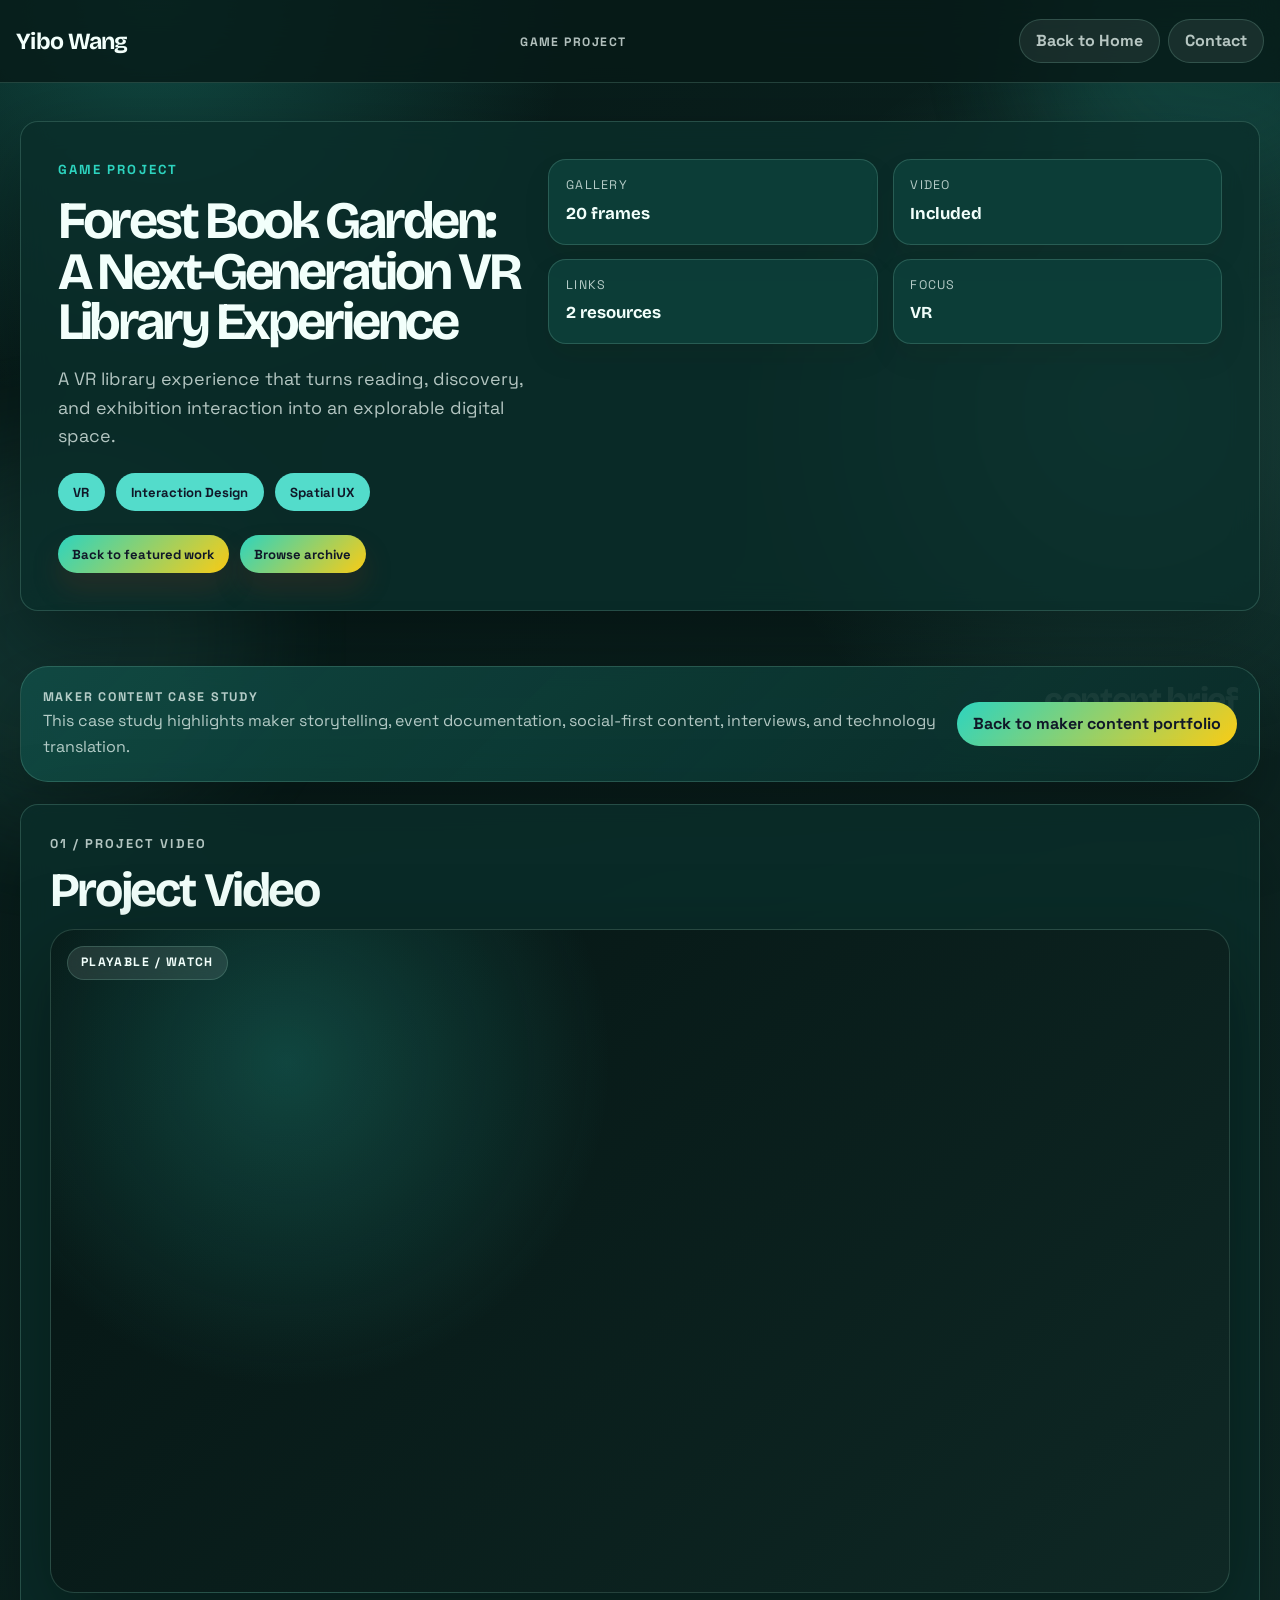
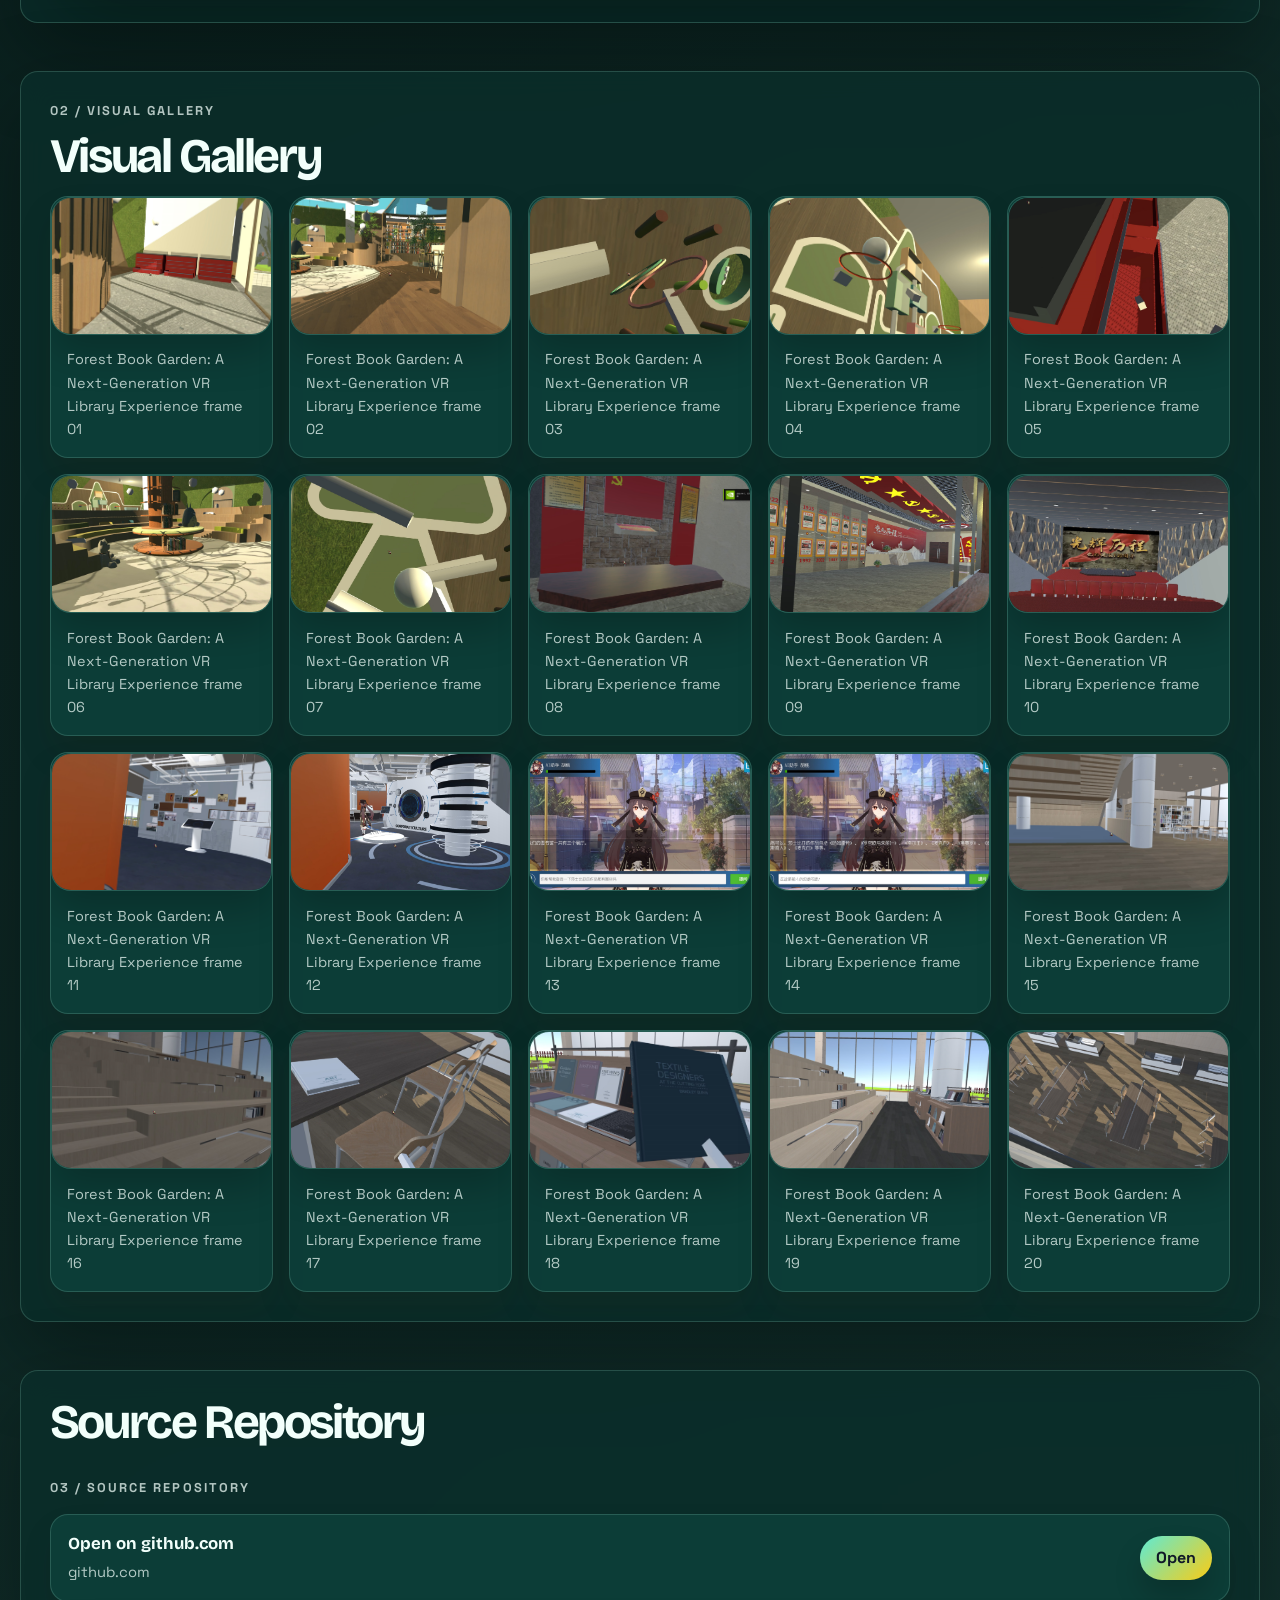
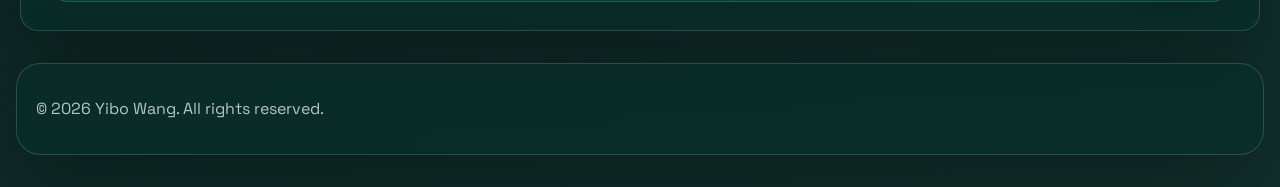
<file: projects/game-project1.html>
<!DOCTYPE html>
<html lang="en">
<head>
    <meta charset="UTF-8">
    <meta name="viewport" content="width=device-width, initial-scale=1.0">
    <title>Forest Book Garden: A Next-Generation VR Library Experience - Details</title>
    <link rel="stylesheet" href="../assets/css/project-style.css">
    <link rel="stylesheet" href="../assets/css/role-project.css">
	<!-- Google tag (gtag.js) -->
	<script async src="https://www.googletagmanager.com/gtag/js?id=G-P1YFTKP2V9"></script>
	<script>
	  window.dataLayer = window.dataLayer || [];
	  function gtag(){dataLayer.push(arguments);}
	  gtag('js', new Date());
	
	  gtag('config', 'G-P1YFTKP2V9');
	</script>
</head>
<body class="project-page role-maker-detail">
    <!-- Header Section -->
    <header>
        <div class="container">
            <h1 class="logo">Forest Book Garden: A Next-Generation VR Library Experience - Details</h1>
            <nav>
                <ul>
                    <li><a href="../index.html">Back to maker content portfolio</a></li>
                    <li><a href="../index.html#contact">Contact</a></li>
                </ul>
            </nav>
        </div>
    </header>

    <section class="role-project-bridge" aria-label="Portfolio project context">
        <div class="container">
            <div>
                <p class="role-project-kicker">Maker Content Case Study</p>
                <p>This case study highlights maker storytelling, event documentation, social-first content, interviews, and technology translation.</p>
            </div>
            <a class="role-home-link" href="../index.html">Back to maker content portfolio</a>
        </div>
    </section>


    <!-- Embedded YouTube Video Section -->
    <section id="project-video" class="section">
        <div class="container">
            <h2>Project Video</h2>
            <div class="video-wrapper">
                <iframe
                    src="https://www.youtube.com/embed/ekobLpkFEgE?si=GnJCuXuAipWCIRlk" 
                    title="YouTube video player" 
                    frameborder="0" 
                    allow="accelerometer; autoplay; clipboard-write; encrypted-media; gyroscope; picture-in-picture" 
                    allowfullscreen>
                </iframe>
            </div>
        </div>
    </section>

    <!-- Project Images Section -->
    <section id="project-images" class="section">
        <div class="container">
            <h2>Visual Gallery</h2>
            <div class="image-gallery">
                <img src="../assets/images/game-project1-img1.png" alt="Image 1">
                <img src="../assets/images/game-project1-img2.png" alt="Image 2">
                <img src="../assets/images/game-project1-img3.png" alt="Image 3">
                <img src="../assets/images/game-project1-img4.png" alt="Image 4">
                <img src="../assets/images/game-project1-img5.png" alt="Image 5">
                <img src="../assets/images/game-project1-img6.png" alt="Image 6">
                <img src="../assets/images/game-project1-img7.png" alt="Image 7">
				<img src="../assets/images/game-project1-img8.png" alt="Image 8">
				<img src="../assets/images/game-project1-img9.png" alt="Image 9">
				<img src="../assets/images/game-project1-img10.png" alt="Image 10">
				<img src="../assets/images/game-project1-img11.png" alt="Image 11">
				<img src="../assets/images/game-project1-img12.png" alt="Image 12">
				<img src="../assets/images/game-project1-img13.png" alt="Image 13">
				<img src="../assets/images/game-project1-img14.png" alt="Image 14">
				<img src="../assets/images/game-project1-img15.png" alt="Image 15">
				<img src="../assets/images/game-project1-img16.png" alt="Image 16">
				<img src="../assets/images/game-project1-img17.png" alt="Image 17">
				<img src="../assets/images/game-project1-img18.png" alt="Image 18">
				<img src="../assets/images/game-project1-img19.png" alt="Image 19">
				<img src="../assets/images/game-project1-img20.png" alt="Image 20">
            </div>
        </div>
    </section>

<!-- Code Section -->
    <section id="project-code" class="section">
        <div class="container">
            <h2>Source Repository</h2>
            <p>You can find the source code for this project on GitHub. Click the link below to explore the repository:</p>
            <a href="https://github.com/harrypotter9914/Forest-Book-Garden-A-Next-Generation-VR-Library-Experience" target="_blank">
                <img src="../assets/images/github-logo.png" alt="GitHub Logo" style="width: 150px; height: auto;">
            </a>
            <p><a href="https://github.com/harrypotter9914/Forest-Book-Garden-A-Next-Generation-VR-Library-Experience" target="_blank">View the GitHub Repository</a></p>
        </div>
    </section>

    <!-- Back to Top Button -->
    <div id="back-to-top">
        <button>&uarr; Top</button>
    </div>
	
    <footer>
        <div class="container">
            <p>&copy; 2026 Yibo Wang. All rights reserved.</p>
        </div>
    </footer>
	<!-- Fullscreen Image Modal -->
	<div id="imageModal" class="modal">
	    <span class="close" onclick="closeModal()">&times;</span>
	    <div id="imageContainer">
	        <img class="modal-content" id="modalImage">
	    </div>
	</div>
	<script src="../assets/js/script.js"></script>
</body>
</html>
</file>
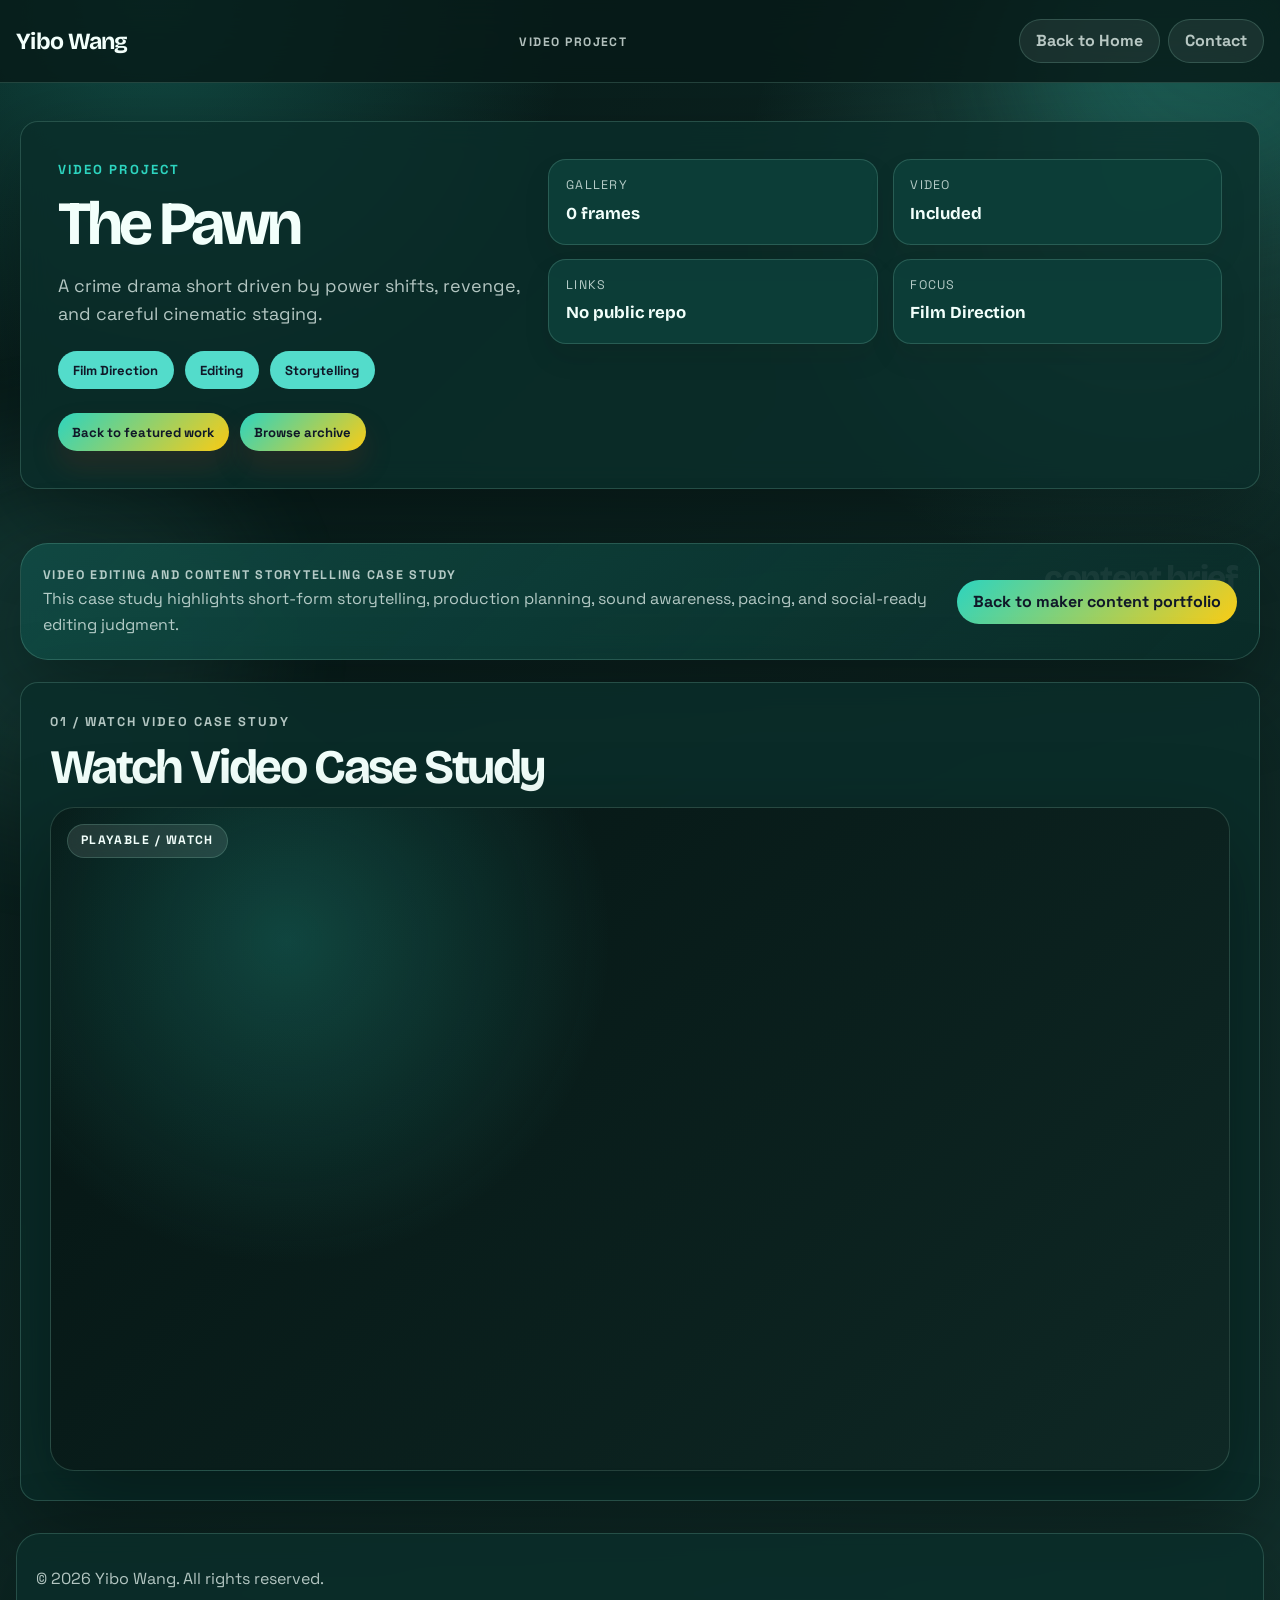
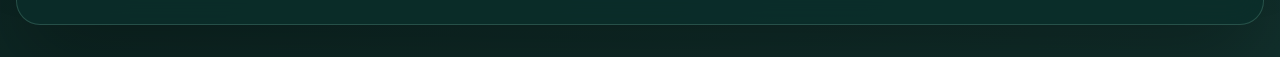
<file: projects/video-project1.html>
<!DOCTYPE html>
<html lang="en">
<head>
    <meta charset="UTF-8">
    <meta name="viewport" content="width=device-width, initial-scale=1.0">
    <title>The Pawn - Details</title>
    <link rel="stylesheet" href="../assets/css/project-style.css">
    <link rel="stylesheet" href="../assets/css/role-project.css">
	<!-- Google tag (gtag.js) -->
	<script async src="https://www.googletagmanager.com/gtag/js?id=G-P1YFTKP2V9"></script>
	<script>
	  window.dataLayer = window.dataLayer || [];
	  function gtag(){dataLayer.push(arguments);}
	  gtag('js', new Date());
	
	  gtag('config', 'G-P1YFTKP2V9');
	</script>
</head>
<body class="project-page role-maker-detail">
    <!-- Header Section -->
    <header>
        <div class="container">
            <h1 class="logo">The Pawn - Details</h1>
            <nav>
                <ul>
                    <li><a href="../index.html">Back to maker content portfolio</a></li>
                    <li><a href="../index.html#contact">Contact</a></li>
                </ul>
            </nav>
        </div>
    </header>

    <section class="role-project-bridge" aria-label="Portfolio project context">
        <div class="container">
            <div>
                <p class="role-project-kicker">Video Editing and Content Storytelling Case Study</p>
                <p>This case study highlights short-form storytelling, production planning, sound awareness, pacing, and social-ready editing judgment.</p>
            </div>
            <a class="role-home-link" href="../index.html">Back to maker content portfolio</a>
        </div>
    </section>



    <!-- Embedded YouTube Video Section -->
    <section id="project-video" class="section">
        <div class="container">
            <h2>Watch Video Case Study</h2>
            <div class="video-wrapper">
                <iframe
                    src="https://www.youtube.com/embed/QqG26GWuq9c?si=a1hSnfECJi85gi2I" 
                    title="YouTube video player" 
                    frameborder="0" 
                    allow="accelerometer; autoplay; clipboard-write; encrypted-media; gyroscope; picture-in-picture" 
                    allowfullscreen>
                </iframe>
            </div>
        </div>
    </section>

    <!-- Back to Top Button -->
    <div id="back-to-top">
        <button>&uarr; Top</button>
    </div>
	
    <footer>
        <div class="container">
            <p>&copy; 2026 Yibo Wang. All rights reserved.</p>
        </div>
    </footer>
	
	<script src="../assets/js/script.js"></script>
</body>
</html>
</file>
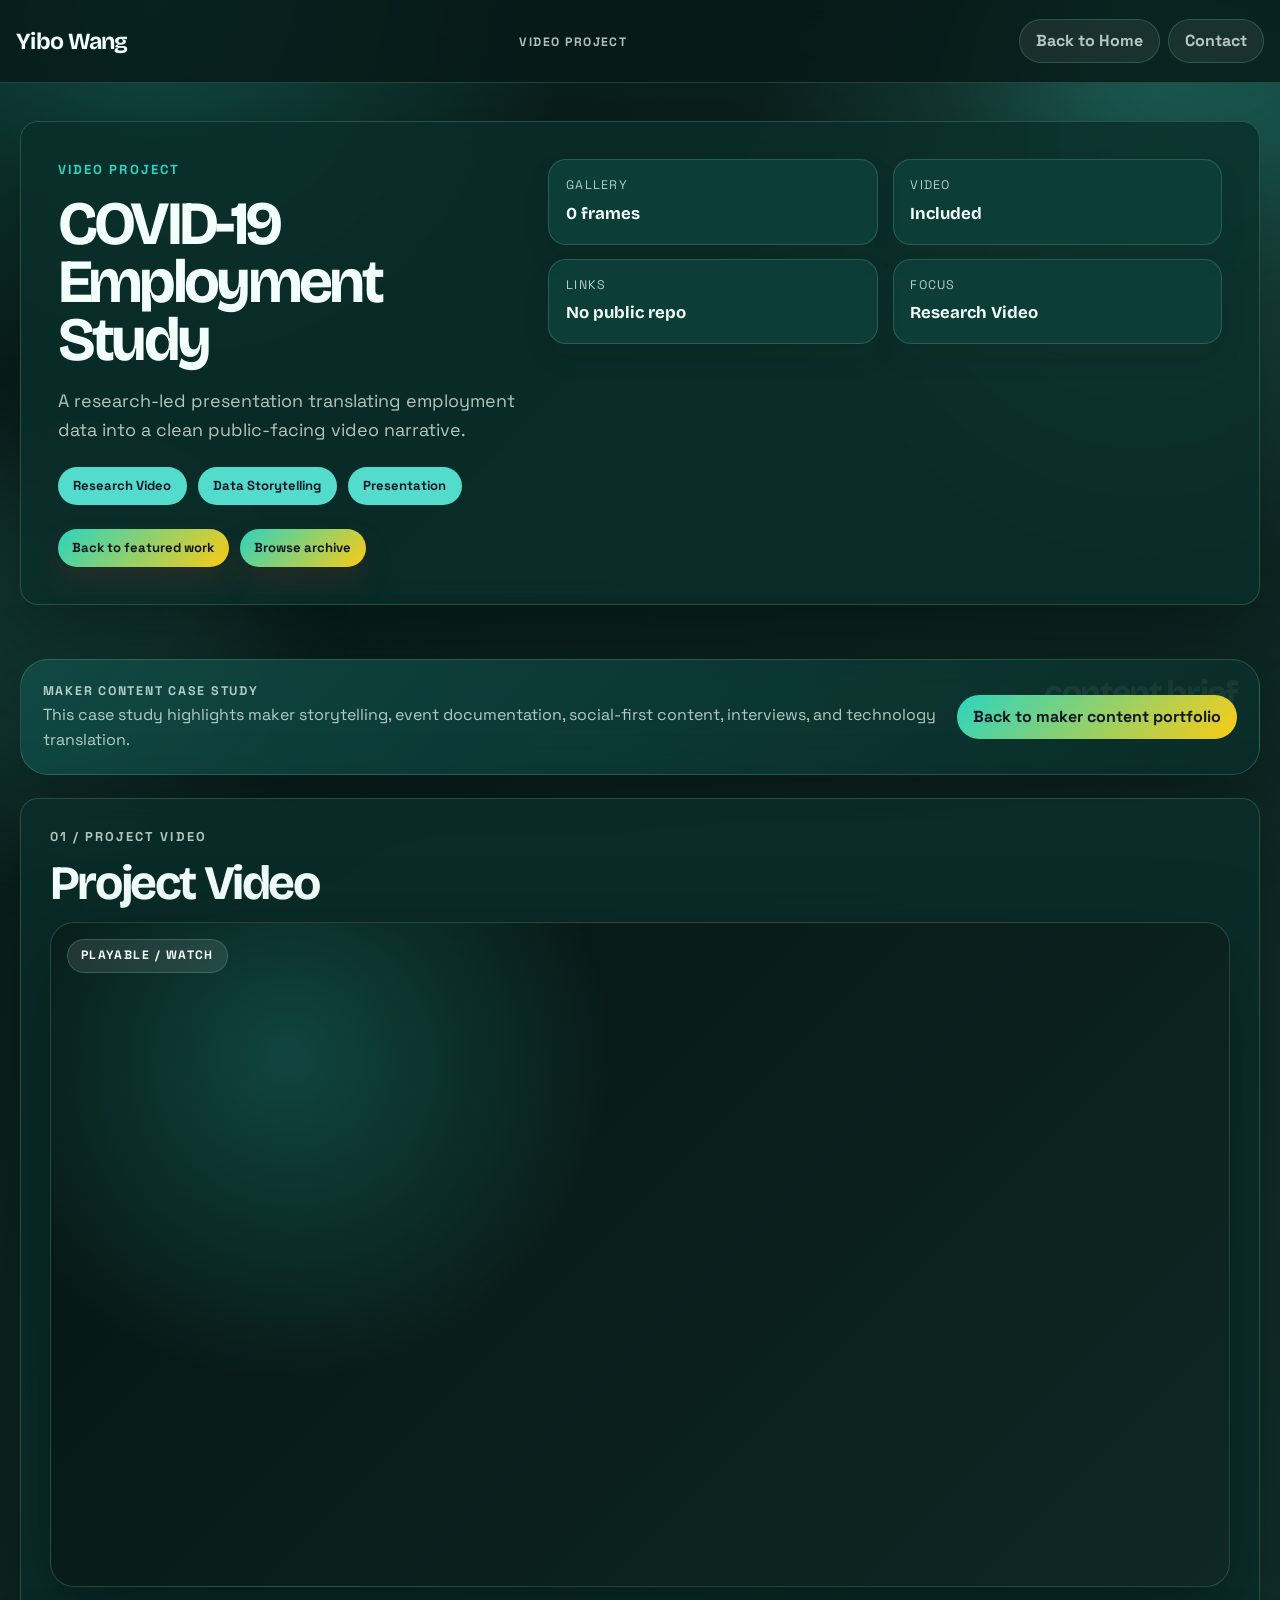
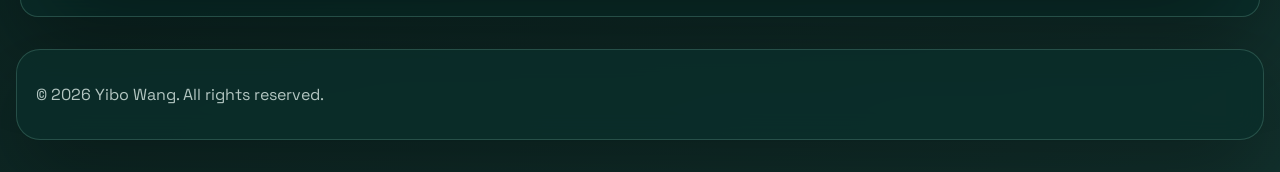
<file: projects/video-project2.html>
<!DOCTYPE html>
<html lang="en">
<head>
    <meta charset="UTF-8">
    <meta name="viewport" content="width=device-width, initial-scale=1.0">
    <title>COVID-19 Employment Study - Details</title>
    <link rel="stylesheet" href="../assets/css/project-style.css">
    <link rel="stylesheet" href="../assets/css/role-project.css">
	<!-- Google tag (gtag.js) -->
	<script async src="https://www.googletagmanager.com/gtag/js?id=G-P1YFTKP2V9"></script>
	<script>
	  window.dataLayer = window.dataLayer || [];
	  function gtag(){dataLayer.push(arguments);}
	  gtag('js', new Date());
	
	  gtag('config', 'G-P1YFTKP2V9');
	</script>
</head>
<body class="project-page role-maker-detail">
    <!-- Header Section -->
    <header>
        <div class="container">
            <h1 class="logo">COVID-19 Employment Study - Details</h1>
            <nav>
                <ul>
                    <li><a href="../index.html">Back to maker content portfolio</a></li>
                    <li><a href="../index.html#contact">Contact</a></li>
                </ul>
            </nav>
        </div>
    </header>

    <section class="role-project-bridge" aria-label="Portfolio project context">
        <div class="container">
            <div>
                <p class="role-project-kicker">Maker Content Case Study</p>
                <p>This case study highlights maker storytelling, event documentation, social-first content, interviews, and technology translation.</p>
            </div>
            <a class="role-home-link" href="../index.html">Back to maker content portfolio</a>
        </div>
    </section>


    <!-- Embedded YouTube Video Section -->
    <section id="project-video" class="section">
        <div class="container">
            <h2>Project Video</h2>
            <div class="video-wrapper">
                <iframe
                    src="https://www.youtube.com/embed/QGIm-maEdY4?si=_SN5pwj2X9xo4rio" 
                    title="YouTube video player" 
                    frameborder="0" 
                    allow="accelerometer; autoplay; clipboard-write; encrypted-media; gyroscope; picture-in-picture" 
                    allowfullscreen>
                </iframe>
            </div>
        </div>
    </section>

    <!-- Back to Top Button -->
    <div id="back-to-top">
        <button>&uarr; Top</button>
    </div>
	
    <footer>
        <div class="container">
            <p>&copy; 2026 Yibo Wang. All rights reserved.</p>
        </div>
    </footer>
	
	<script src="../assets/js/script.js"></script>
</body>
</html>
</file>
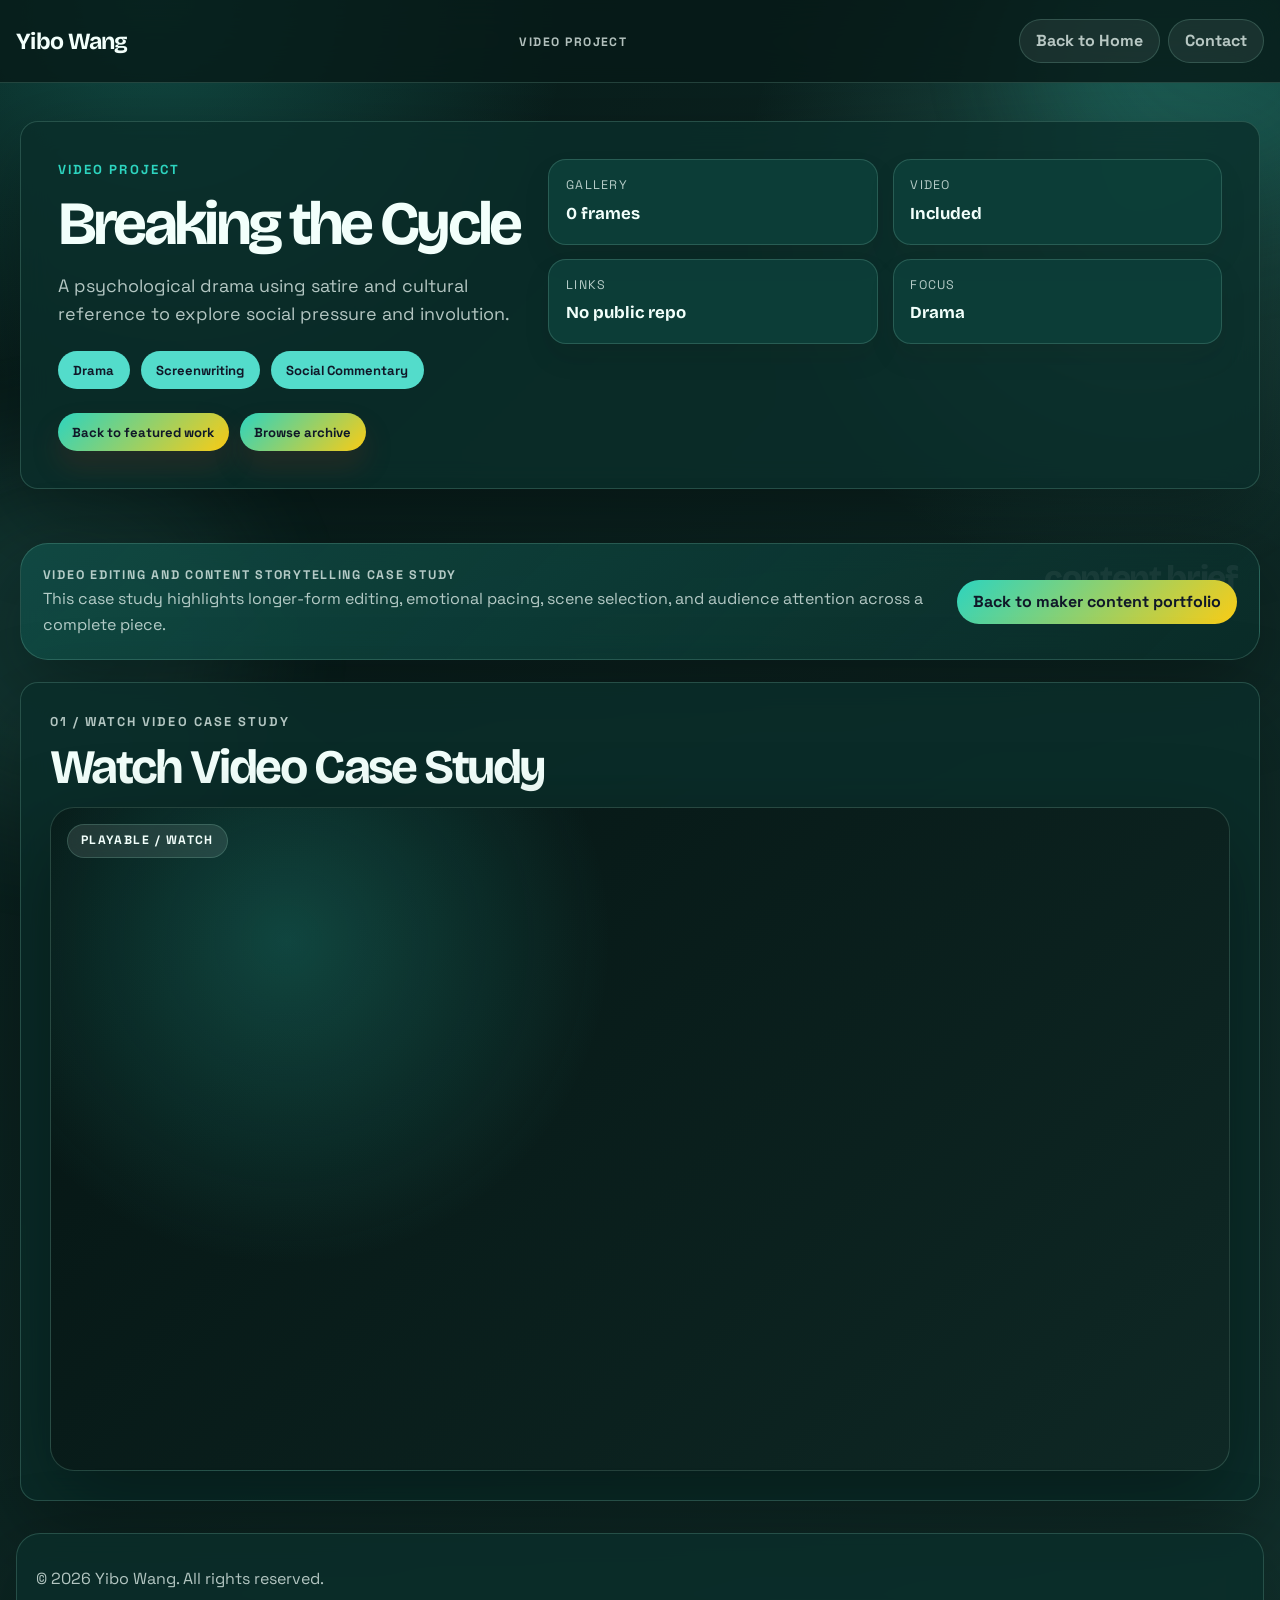
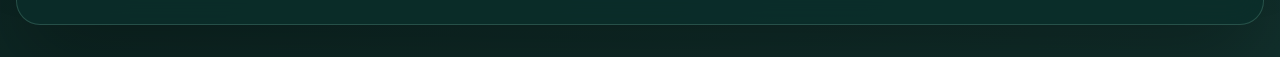
<file: projects/video-project4.html>
<!DOCTYPE html>
<html lang="en">
<head>
    <meta charset="UTF-8">
    <meta name="viewport" content="width=device-width, initial-scale=1.0">
    <title>Breaking the Cycle - Details</title>
    <link rel="stylesheet" href="../assets/css/project-style.css">
    <link rel="stylesheet" href="../assets/css/role-project.css">
	<!-- Google tag (gtag.js) -->
	<script async src="https://www.googletagmanager.com/gtag/js?id=G-P1YFTKP2V9"></script>
	<script>
	  window.dataLayer = window.dataLayer || [];
	  function gtag(){dataLayer.push(arguments);}
	  gtag('js', new Date());
	
	  gtag('config', 'G-P1YFTKP2V9');
	</script>
</head>
<body class="project-page role-maker-detail">
    <!-- Header Section -->
    <header>
        <div class="container">
            <h1 class="logo">Breaking the Cycle - Details</h1>
            <nav>
                <ul>
                    <li><a href="../index.html">Back to maker content portfolio</a></li>
                    <li><a href="../index.html#contact">Contact</a></li>
                </ul>
            </nav>
        </div>
    </header>

    <section class="role-project-bridge" aria-label="Portfolio project context">
        <div class="container">
            <div>
                <p class="role-project-kicker">Video Editing and Content Storytelling Case Study</p>
                <p>This case study highlights longer-form editing, emotional pacing, scene selection, and audience attention across a complete piece.</p>
            </div>
            <a class="role-home-link" href="../index.html">Back to maker content portfolio</a>
        </div>
    </section>



    <!-- Embedded YouTube Video Section -->
    <section id="project-video" class="section">
        <div class="container">
            <h2>Watch Video Case Study</h2>
            <div class="video-wrapper">
                <iframe
                    src="https://www.youtube.com/embed/hFM2PcwK-4E?si=yyG3pE3tDfODHn9B" 
                    title="YouTube video player" 
                    frameborder="0" 
                    allow="accelerometer; autoplay; clipboard-write; encrypted-media; gyroscope; picture-in-picture" 
                    allowfullscreen>
                </iframe>
            </div>
        </div>
    </section>


    <!-- Back to Top Button -->
    <div id="back-to-top">
        <button>&uarr; Top</button>
    </div>
	
    <footer>
        <div class="container">
            <p>&copy; 2026 Yibo Wang. All rights reserved.</p>
        </div>
    </footer>
	
	<script src="../assets/js/script.js"></script>
</body>
</html>
</file>
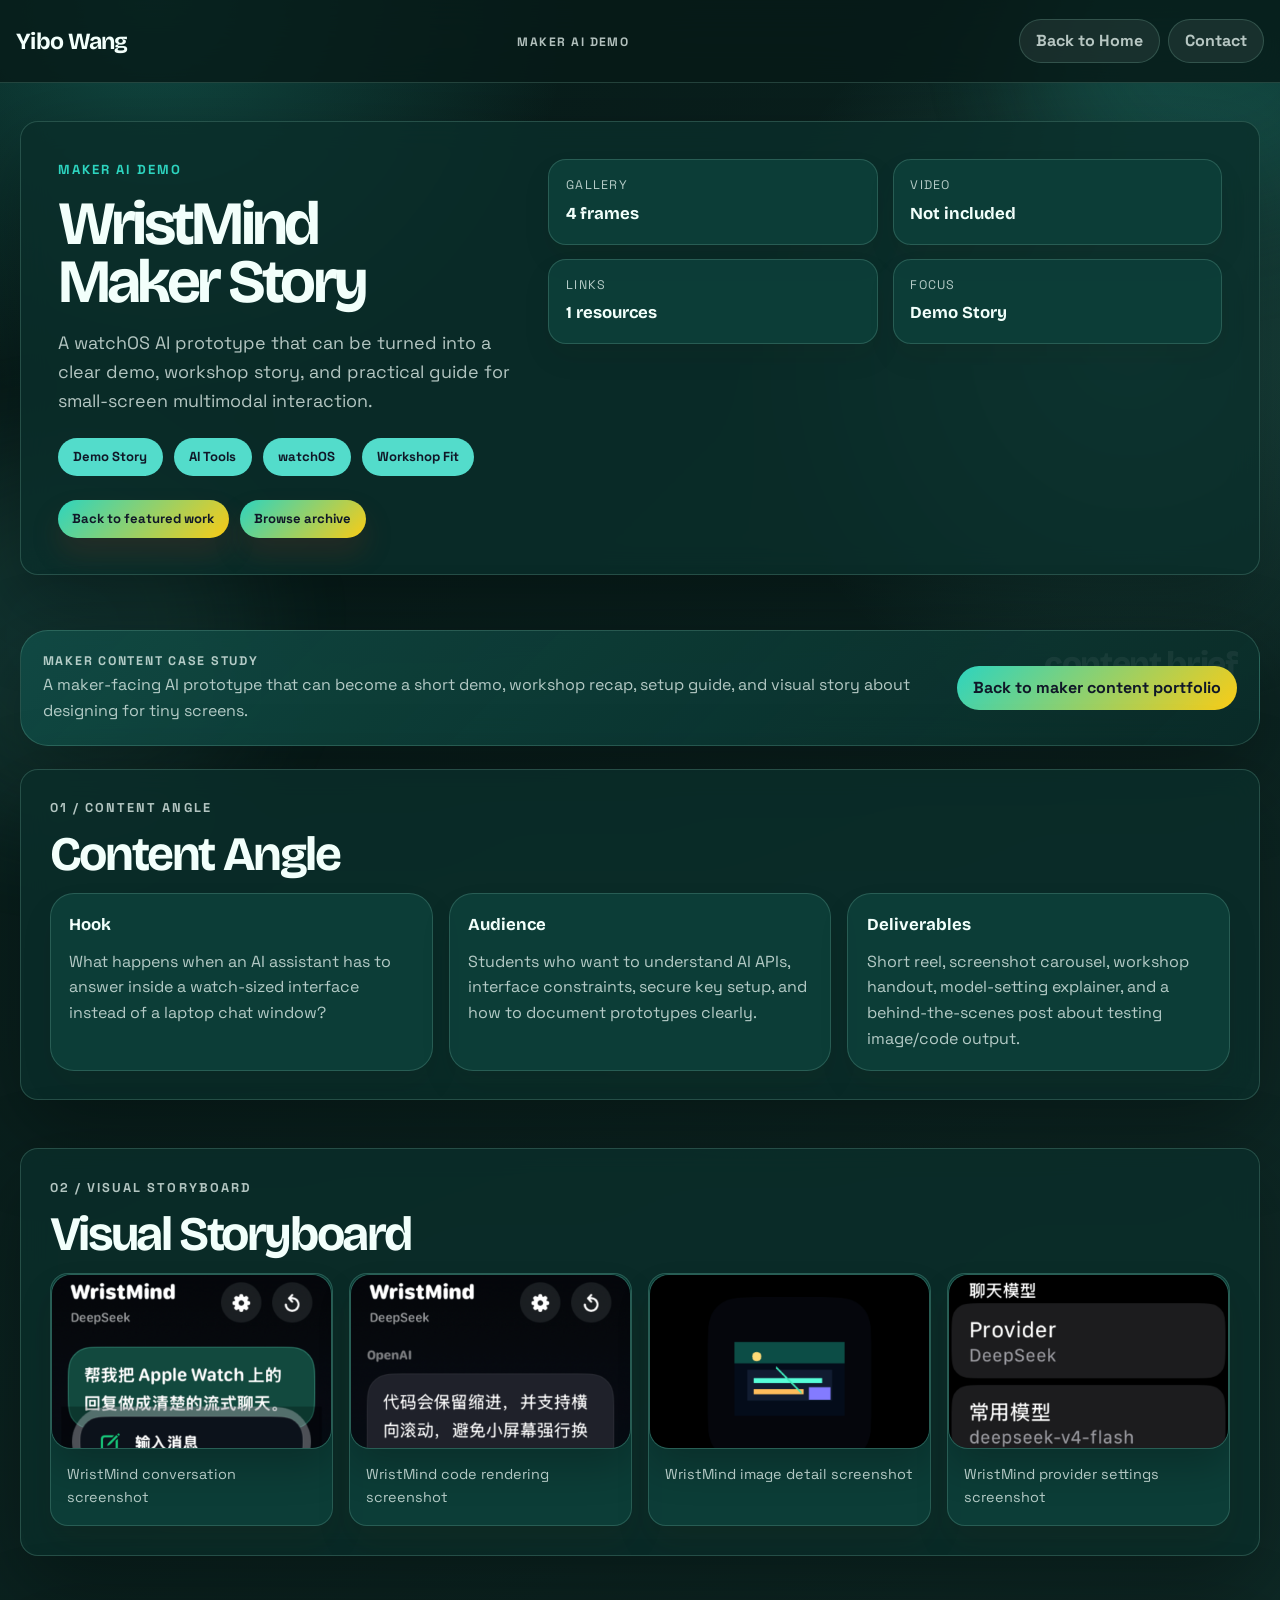
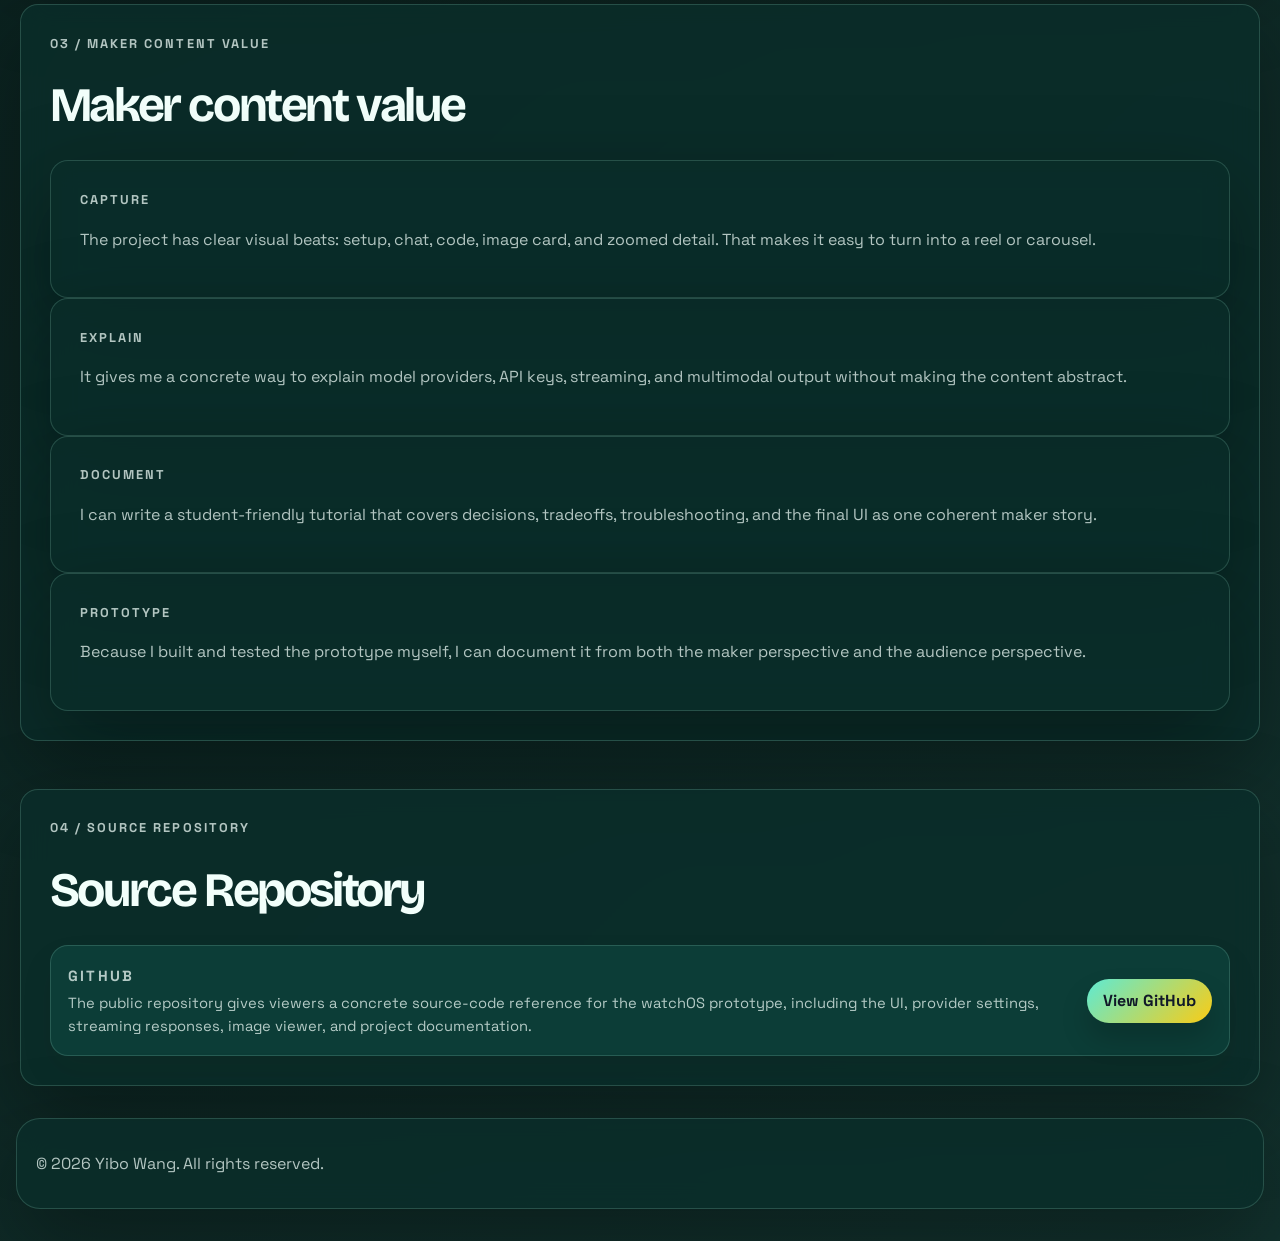
<file: projects/wristmind.html>
<!DOCTYPE html>
<html lang="en">
<head>
    <meta charset="UTF-8">
    <meta name="viewport" content="width=device-width, initial-scale=1.0">
    <!-- Google tag (gtag.js) -->
    <script async src="https://www.googletagmanager.com/gtag/js?id=G-P1YFTKP2V9"></script>
    <script>
        window.dataLayer = window.dataLayer || [];
        function gtag(){dataLayer.push(arguments);}
        gtag('js', new Date());
        gtag('config', 'G-P1YFTKP2V9');
    </script>
    <title>WristMind Apple Watch AI Assistant - Maker Content Case Study</title>
    <link rel="stylesheet" href="../assets/css/project-style.css">
    <link rel="stylesheet" href="../assets/css/role-project.css">
</head>
<body class="project-page role-maker-detail">
    <header>
        <div class="container">
            <h1 class="logo">WristMind Maker Story</h1>
            <nav>
                <ul>
                    <li><a href="../index.html">Back to maker content portfolio</a></li>
                    <li><a href="../index.html#contact">Contact</a></li>
                </ul>
            </nav>
        </div>
    </header>

    <section class="role-project-bridge" aria-label="Portfolio project context">
        <div class="container">
            <div>
                <p class="role-project-kicker">Maker Content Case Study</p>
                <p>A maker-facing AI prototype that can become a short demo, workshop recap, setup guide, and visual story about designing for tiny screens.</p>
            </div>
            <a class="role-home-link" href="../index.html">Back to maker content portfolio</a>
        </div>
    </section>

    <section id="project-images" class="section">
        <div class="container">
            <h2>Content Angle</h2>
            <div class="detail-grid">
                <article class="detail-card">
                    <h3>Hook</h3>
                    <p>What happens when an AI assistant has to answer inside a watch-sized interface instead of a laptop chat window?</p>
                </article>
                <article class="detail-card">
                    <h3>Audience</h3>
                    <p>Students who want to understand AI APIs, interface constraints, secure key setup, and how to document prototypes clearly.</p>
                </article>
                <article class="detail-card">
                    <h3>Deliverables</h3>
                    <p>Short reel, screenshot carousel, workshop handout, model-setting explainer, and a behind-the-scenes post about testing image/code output.</p>
                </article>
            </div>
        </div>
    </section>

    <section id="project-images" class="section">
        <div class="container">
            <h2>Visual Storyboard</h2>
            <div class="image-gallery">
                <img src="../assets/images/wristmind/conversation.png" alt="WristMind conversation screenshot">
                <img src="../assets/images/wristmind/code.png" alt="WristMind code rendering screenshot">
                <img src="../assets/images/wristmind/image-detail.png" alt="WristMind image detail screenshot">
                <img src="../assets/images/wristmind/settings.png" alt="WristMind provider settings screenshot">
            </div>
        </div>
    </section>

    <section id="project-code" class="section">
        <div class="container">
            <h2>Maker content value</h2>
            <div class="case-grid">
                <article class="case-card">
                    <p class="case-label">Capture</p>
                    <p>The project has clear visual beats: setup, chat, code, image card, and zoomed detail. That makes it easy to turn into a reel or carousel.</p>
                </article>
                <article class="case-card">
                    <p class="case-label">Explain</p>
                    <p>It gives me a concrete way to explain model providers, API keys, streaming, and multimodal output without making the content abstract.</p>
                </article>
                <article class="case-card">
                    <p class="case-label">Document</p>
                    <p>I can write a student-friendly tutorial that covers decisions, tradeoffs, troubleshooting, and the final UI as one coherent maker story.</p>
                </article>
                <article class="case-card">
                    <p class="case-label">Prototype</p>
                    <p>Because I built and tested the prototype myself, I can document it from both the maker perspective and the audience perspective.</p>
                </article>
            </div>
        </div>
    </section>

    <section id="project-code" class="section">
        <div class="container">
            <h2>Source Repository</h2>
            <div class="resource-card">
                <div class="resource-copy">
                    <p class="case-label">GitHub</p>
                    <p>The public repository gives viewers a concrete source-code reference for the watchOS prototype, including the UI, provider settings, streaming responses, image viewer, and project documentation.</p>
                </div>
                <a class="resource-link" href="https://github.com/harrypotter9914/wristmind-watchos-ai" target="_blank" rel="noopener">View GitHub</a>
            </div>
        </div>
    </section>

    <div id="back-to-top">
        <button>&uarr; Top</button>
    </div>

    <footer>
        <div class="container">
            <p>&copy; 2026 Yibo Wang. All rights reserved.</p>
        </div>
    </footer>

    <div id="imageModal" class="modal">
        <span class="close" onclick="closeModal()">&times;</span>
        <div id="imageContainer">
            <img class="modal-content" id="modalImage">
        </div>
    </div>
    <script src="../assets/js/script.js"></script>
</body>
</html>
</file>
<file: assets/css/project-style.css>
:root {
    --bg: #f3eee4;
    --paper: rgba(252, 247, 239, 0.84);
    --paper-strong: rgba(255, 251, 245, 0.96);
    --ink: #1a130e;
    --muted: #625145;
    --line: rgba(43, 30, 20, 0.1);
    --accent: #d05d28;
    --accent-deep: #842f1d;
    --teal: #1e7e7c;
    --gold: #f1c789;
    --shadow-soft: 0 26px 60px rgba(38, 23, 12, 0.12);
    --shadow-strong: 0 36px 80px rgba(38, 23, 12, 0.18);
    --radius-xl: 34px;
    --radius-lg: 24px;
    --radius-md: 18px;
    --radius-sm: 12px;
    --max-width: 1380px;
}

*,
*::before,
*::after {
    box-sizing: border-box;
}

html {
    scroll-behavior: smooth;
}

body {
    margin: 0;
    min-height: 100vh;
    color: var(--ink);
    background:
        radial-gradient(circle at 12% 0%, rgba(241, 199, 137, 0.45), transparent 26%),
        radial-gradient(circle at 88% 12%, rgba(30, 126, 124, 0.18), transparent 22%),
        radial-gradient(circle at 50% 100%, rgba(208, 93, 40, 0.15), transparent 28%),
        linear-gradient(180deg, #faf4ec 0%, #efe4d4 100%);
    font-family: "Space Grotesk", "Segoe UI", sans-serif;
    line-height: 1.6;
}

body.menu-open,
body.lightbox-open {
    overflow: hidden;
}

body.project-page::before,
body.project-page::after {
    content: "";
    position: fixed;
    width: 24rem;
    height: 24rem;
    border-radius: 50%;
    filter: blur(60px);
    opacity: 0.45;
    pointer-events: none;
    z-index: -1;
}

body.project-page::before {
    top: -10rem;
    right: -8rem;
    background: rgba(208, 93, 40, 0.35);
}

body.project-page::after {
    bottom: 8%;
    left: -8rem;
    background: rgba(30, 126, 124, 0.18);
}

a {
    color: inherit;
}

img {
    display: block;
    max-width: 100%;
}

.container {
    width: min(calc(100% - 2rem), var(--max-width));
    margin: 0 auto;
}

header {
    position: sticky;
    top: 0;
    z-index: 30;
    backdrop-filter: blur(18px);
    background: rgba(250, 244, 236, 0.72);
    border-bottom: 1px solid var(--line);
}

header .container {
    display: flex;
    align-items: center;
    justify-content: space-between;
    gap: 1rem;
    min-height: 82px;
}

.logo {
    margin: 0;
    font-family: "Bricolage Grotesque", "Space Grotesk", sans-serif;
    font-size: clamp(1.1rem, 2vw, 1.45rem);
    line-height: 0.95;
    letter-spacing: -0.03em;
}

.header-project-label {
    margin: 0.2rem 0 0;
    color: var(--muted);
    font-size: 0.76rem;
    font-weight: 700;
    letter-spacing: 0.12em;
    text-transform: uppercase;
}

nav ul {
    display: flex;
    flex-wrap: wrap;
    gap: 0.5rem;
    margin: 0;
    padding: 0;
    list-style: none;
}

nav a {
    display: inline-flex;
    align-items: center;
    min-height: 44px;
    padding: 0 1rem;
    border-radius: 999px;
    background: rgba(255, 251, 245, 0.82);
    border: 1px solid rgba(43, 30, 20, 0.08);
    color: var(--muted);
    text-decoration: none;
    font-weight: 700;
    transition: transform 0.2s ease, background-color 0.2s ease, color 0.2s ease;
}

nav a:hover,
nav a:focus-visible {
    background: rgba(208, 93, 40, 0.1);
    color: var(--ink);
    transform: translateY(-1px);
}

.project-hero {
    padding: 4.5rem 0 1.8rem;
}

.project-hero-card,
.case-card,
.project-footer .container {
    position: relative;
    overflow: hidden;
    background: var(--paper);
    border: 1px solid rgba(43, 30, 20, 0.08);
    box-shadow: var(--shadow-soft);
    backdrop-filter: blur(14px);
}

.project-hero-card {
    display: grid;
    grid-template-columns: minmax(0, 1.45fr) minmax(260px, 0.7fr);
    gap: 1.4rem;
    padding: clamp(1.5rem, 4vw, 2.3rem);
    border-radius: var(--radius-xl);
}

.project-hero-card::before,
.case-card::before {
    content: "";
    position: absolute;
    inset: 0 auto auto 0;
    width: 100%;
    height: 8px;
    background: linear-gradient(90deg, var(--accent) 0%, var(--gold) 45%, var(--teal) 100%);
}

.project-kicker {
    margin: 0 0 1rem;
    color: var(--accent-deep);
    font-size: 0.82rem;
    font-weight: 700;
    letter-spacing: 0.16em;
    text-transform: uppercase;
}

.project-hero h1 {
    margin: 0;
    font-family: "Bricolage Grotesque", "Space Grotesk", sans-serif;
    max-width: 18ch;
    font-size: clamp(2.6rem, 4.8vw, 4.9rem);
    line-height: 0.94;
    letter-spacing: -0.06em;
    text-wrap: balance;
}

.project-summary {
    max-width: 48rem;
    margin: 1.1rem 0 0;
    color: var(--muted);
    font-size: clamp(1.02rem, 1.6vw, 1.12rem);
}

.project-title-long .project-hero h1 {
    max-width: 20ch;
    font-size: clamp(2.2rem, 4.1vw, 4rem);
    line-height: 0.96;
}

.project-title-very-long .project-hero h1 {
    max-width: 24ch;
    font-size: clamp(1.95rem, 3.4vw, 3.2rem);
    line-height: 1;
    letter-spacing: -0.045em;
}

.project-tag-row,
.project-action-row {
    display: flex;
    flex-wrap: wrap;
    gap: 0.7rem;
}

.project-tag-row {
    margin-top: 1.4rem;
}

.project-tag,
.project-pill {
    display: inline-flex;
    align-items: center;
    min-height: 38px;
    padding: 0 0.9rem;
    border-radius: 999px;
    font-size: 0.82rem;
    font-weight: 700;
}

.project-tag {
    color: var(--accent-deep);
    background: rgba(241, 199, 137, 0.34);
    border: 1px solid rgba(208, 93, 40, 0.1);
}

.project-action-row {
    margin-top: 1.5rem;
}

.project-pill {
    color: #fff7ef;
    text-decoration: none;
    background: linear-gradient(135deg, var(--accent) 0%, var(--accent-deep) 100%);
    box-shadow: 0 16px 28px rgba(132, 47, 29, 0.22);
    transition: transform 0.2s ease, box-shadow 0.2s ease;
}

.project-pill:hover,
.project-pill:focus-visible,
.resource-link:hover,
.resource-link:focus-visible {
    transform: translateY(-2px);
}

.project-metric-grid {
    display: grid;
    gap: 0.9rem;
    align-content: start;
}

.project-metric {
    padding: 1rem 1.05rem;
    border-radius: var(--radius-md);
    background: rgba(255, 251, 245, 0.8);
    border: 1px solid rgba(43, 30, 20, 0.08);
    box-shadow: 0 14px 28px rgba(38, 23, 12, 0.08);
}

.project-metric span {
    display: block;
    color: var(--muted);
    font-size: 0.78rem;
    letter-spacing: 0.1em;
    text-transform: uppercase;
}

.project-metric strong {
    display: block;
    margin-top: 0.28rem;
    font-family: "Bricolage Grotesque", "Space Grotesk", sans-serif;
    font-size: 1.05rem;
}

section {
    padding: 1rem 0 2rem;
}

section:first-of-type {
    padding-top: 1.2rem;
}

.case-card {
    padding: clamp(1.2rem, 3vw, 1.8rem);
    border-radius: var(--radius-xl);
}

.case-label {
    margin: 0 0 0.75rem;
    color: var(--accent-deep);
    font-size: 0.8rem;
    font-weight: 700;
    letter-spacing: 0.16em;
    text-transform: uppercase;
}

h2 {
    margin: 0 0 1rem;
    font-family: "Bricolage Grotesque", "Space Grotesk", sans-serif;
    font-size: clamp(1.9rem, 4vw, 3rem);
    line-height: 0.96;
    letter-spacing: -0.05em;
}

.case-card > p,
#project-code p {
    color: var(--muted);
}

.enhanced-gallery {
    display: grid;
    grid-template-columns: repeat(2, minmax(0, 1fr));
    gap: 1rem;
}

.project-kind-showcase .enhanced-gallery {
    grid-template-columns: repeat(2, minmax(0, 1fr));
}

.gallery-card {
    margin: 0;
    overflow: hidden;
    border-radius: var(--radius-lg);
    background: var(--paper-strong);
    border: 1px solid rgba(43, 30, 20, 0.08);
    box-shadow: 0 18px 34px rgba(38, 23, 12, 0.12);
}

.gallery-card img {
    width: 100%;
    aspect-ratio: 16 / 10;
    object-fit: cover;
    cursor: zoom-in;
    transition: transform 0.35s ease;
}

.gallery-card:hover img {
    transform: scale(1.03);
}

.gallery-card figcaption {
    padding: 0.85rem 1rem 1rem;
    color: var(--muted);
    font-size: 0.92rem;
}

.feature-frame {
    grid-column: span 2;
}

.feature-frame img {
    aspect-ratio: 16 / 9;
}

.document-gallery {
    grid-template-columns: 1fr;
}

.document-frame {
    background: linear-gradient(180deg, rgba(255, 251, 245, 0.98) 0%, rgba(245, 239, 230, 0.98) 100%);
}

.document-frame img {
    aspect-ratio: auto;
    object-fit: contain;
    cursor: default;
    background: #fff;
}

.document-frame:hover img {
    transform: none;
}

.document-frame figcaption::before {
    content: "Embedded board";
    display: inline-flex;
    margin-right: 0.55rem;
    color: var(--accent-deep);
    font-size: 0.74rem;
    font-weight: 700;
    letter-spacing: 0.12em;
    text-transform: uppercase;
}

.very-tall-frame figcaption::before {
    content: "Scrollable document";
}

.photo-gallery {
    column-count: 2;
    column-gap: 1rem;
    display: block;
}

.photo-gallery .gallery-card {
    display: inline-block;
    width: 100%;
    margin-bottom: 1rem;
}

.photo-gallery .gallery-card img,
.photo-frame img {
    aspect-ratio: auto;
    object-fit: cover;
}

.video-wrapper {
    position: relative;
    overflow: hidden;
    border-radius: var(--radius-lg);
    background:
        radial-gradient(circle at 20% 20%, rgba(208, 93, 40, 0.2), transparent 30%),
        linear-gradient(135deg, #18120d 0%, #22160f 100%);
    box-shadow: var(--shadow-strong);
}

.video-wrapper::before {
    content: "Playable / Watch";
    position: absolute;
    top: 1rem;
    left: 1rem;
    z-index: 1;
    display: inline-flex;
    align-items: center;
    min-height: 34px;
    padding: 0 0.8rem;
    border-radius: 999px;
    color: #fff8ef;
    background: rgba(255, 255, 255, 0.08);
    backdrop-filter: blur(10px);
    font-size: 0.76rem;
    font-weight: 700;
    letter-spacing: 0.12em;
    text-transform: uppercase;
}

.video-wrapper iframe {
    display: block;
    width: 100%;
    aspect-ratio: 16 / 9;
    border: 0;
}

#project-code .container {
    display: grid;
    gap: 1rem;
}

.resource-stack {
    display: grid;
    gap: 0.9rem;
}

.resource-card {
    display: flex;
    align-items: center;
    justify-content: space-between;
    gap: 1rem;
    padding: 1rem 1.05rem;
    border-radius: var(--radius-lg);
    background: rgba(255, 251, 245, 0.78);
    border: 1px solid rgba(43, 30, 20, 0.08);
    box-shadow: 0 16px 32px rgba(38, 23, 12, 0.08);
}

.resource-copy h3 {
    margin: 0;
    font-family: "Bricolage Grotesque", "Space Grotesk", sans-serif;
    font-size: 1.05rem;
}

.resource-copy p,
.resource-intro,
.resource-note {
    margin: 0;
    color: var(--muted);
}

.resource-copy p {
    margin-top: 0.2rem;
    font-size: 0.92rem;
}

.resource-note {
    padding-left: 1rem;
    border-left: 3px solid var(--accent);
}

.resource-link {
    display: inline-flex;
    align-items: center;
    justify-content: center;
    min-height: 46px;
    padding: 0 1rem;
    border-radius: 999px;
    color: #fff7ef;
    text-decoration: none;
    background: linear-gradient(135deg, var(--teal) 0%, #165a65 100%);
    box-shadow: 0 16px 28px rgba(22, 90, 101, 0.18);
    font-weight: 700;
    transition: transform 0.2s ease, box-shadow 0.2s ease;
}

#project-code img {
    width: 120px;
    border-radius: 24px;
    box-shadow: 0 18px 36px rgba(38, 23, 12, 0.16);
}

#back-to-top {
    position: fixed;
    right: 1rem;
    bottom: 1rem;
    z-index: 30;
}

#back-to-top button {
    display: inline-flex;
    align-items: center;
    justify-content: center;
    width: 58px;
    height: 58px;
    border: 0;
    border-radius: 50%;
    background: linear-gradient(135deg, var(--accent) 0%, var(--accent-deep) 100%);
    color: #fff8ef;
    box-shadow: 0 18px 30px rgba(132, 47, 29, 0.28);
    cursor: pointer;
    opacity: 0;
    pointer-events: none;
    transform: translateY(14px);
    transition: opacity 0.2s ease, transform 0.2s ease;
}

#back-to-top button.is-visible {
    opacity: 1;
    pointer-events: auto;
    transform: translateY(0);
}

.project-footer .container,
footer .container {
    display: flex;
    align-items: center;
    justify-content: space-between;
    gap: 1rem;
    padding: 1rem 1.2rem;
    border-radius: var(--radius-lg);
}

.overview-grid,
.detail-grid {
    display: grid;
    gap: 1rem;
}

.overview-grid {
    grid-template-columns: minmax(0, 1.3fr) minmax(260px, 0.7fr);
}

.detail-grid {
    grid-template-columns: repeat(2, minmax(0, 1fr));
}

.detail-card,
.callout-card {
    padding: 1.15rem;
    border-radius: var(--radius-lg);
    background: rgba(255, 251, 245, 0.82);
    border: 1px solid rgba(43, 30, 20, 0.08);
    box-shadow: 0 16px 32px rgba(38, 23, 12, 0.08);
}

.detail-card h3,
.callout-card strong {
    margin: 0 0 0.6rem;
    font-family: "Bricolage Grotesque", "Space Grotesk", sans-serif;
    font-size: 1.05rem;
}

.detail-card p,
.callout-card p {
    margin: 0;
    color: var(--muted);
}

.bullet-list {
    margin: 0;
    padding-left: 1.1rem;
    color: var(--muted);
}

.bullet-list li + li {
    margin-top: 0.45rem;
}

.portfolio-card {
    padding: clamp(1.4rem, 3vw, 2rem);
}

.portfolio-intro {
    max-width: 58rem;
    margin: 0 0 1.4rem;
    color: var(--muted);
    font-size: 1rem;
}

.portfolio-flow {
    display: grid;
    gap: 1.4rem;
}

.portfolio-sheet {
    margin: 0;
}

.portfolio-frame {
    overflow: hidden;
    border-radius: calc(var(--radius-xl) - 8px);
    background:
        linear-gradient(180deg, rgba(255, 255, 255, 0.74), rgba(246, 236, 222, 0.96)),
        linear-gradient(135deg, rgba(208, 93, 40, 0.1), rgba(30, 126, 124, 0.12));
    border: 1px solid rgba(43, 30, 20, 0.08);
    box-shadow: 0 28px 56px rgba(38, 23, 12, 0.12);
}

.portfolio-frame img {
    width: 100%;
    height: auto;
    cursor: zoom-in;
}

.portfolio-sheet figcaption {
    margin: 0.85rem 0 0;
    padding: 0 0.2rem;
    color: var(--muted);
    font-size: 0.97rem;
}

.portfolio-sheet-lead .portfolio-frame {
    box-shadow: 0 34px 68px rgba(38, 23, 12, 0.16);
}

.project-notes-section {
    padding-top: 0.3rem;
}

.notes-grid {
    display: grid;
    grid-template-columns: minmax(0, 1.05fr) minmax(0, 0.95fr);
    gap: 1rem;
    align-items: start;
}

.notes-grid > .note-card:first-child {
    grid-column: 1 / -1;
}

.note-card {
    height: 100%;
    padding: clamp(1.2rem, 2.2vw, 1.6rem);
}

.note-card h2 {
    margin-top: 0;
    max-width: 16ch;
    font-size: clamp(1.35rem, 1.9vw, 1.8rem);
    line-height: 1.06;
    letter-spacing: -0.04em;
}

.note-card .overview-grid {
    grid-template-columns: minmax(0, 1.15fr) minmax(280px, 0.85fr);
    align-items: start;
}

.note-card .detail-grid {
    grid-template-columns: repeat(auto-fit, minmax(220px, 1fr));
    align-items: start;
}

.note-card .detail-card,
.note-card .callout-card {
    height: 100%;
}

.note-card .detail-card p,
.note-card .callout-card p,
.note-card .bullet-list {
    font-size: 0.98rem;
}

footer {
    padding: 0 0 2rem;
}

.modal {
    position: fixed;
    inset: 0;
    display: none;
    align-items: center;
    justify-content: center;
    padding: 1rem;
    background: rgba(13, 10, 7, 0.82);
    backdrop-filter: blur(10px);
    z-index: 50;
}

.close {
    position: absolute;
    top: 1rem;
    right: 1rem;
    display: inline-grid;
    place-items: center;
    width: 46px;
    height: 46px;
    border-radius: 50%;
    background: rgba(255, 251, 245, 0.94);
    color: var(--ink);
    cursor: pointer;
    font-size: 1.3rem;
}

#imageContainer {
    display: flex;
    align-items: center;
    justify-content: center;
    width: min(100%, 1120px);
    max-height: calc(100vh - 2rem);
    overflow: hidden;
    overscroll-behavior: contain;
    scrollbar-width: none;
    -ms-overflow-style: none;
}

#imageContainer::-webkit-scrollbar {
    display: none;
}

.modal-content {
    display: block;
    width: auto;
    max-width: 100%;
    max-height: calc(100vh - 2rem);
    object-fit: contain;
    border-radius: var(--radius-lg);
    box-shadow: var(--shadow-strong);
    transition: width 0.2s ease, height 0.2s ease;
    user-select: none;
    -webkit-user-drag: none;
}

.modal.is-zoomed #imageContainer {
    align-items: flex-start;
    justify-content: flex-start;
    overflow: auto;
    touch-action: none;
    cursor: grab;
}

.modal.is-zoomed #imageContainer.is-dragging {
    cursor: grabbing;
}

.modal.is-zoomed .modal-content {
    max-width: none;
    max-height: none;
}


@media (max-width: 980px) {
    .project-hero-card,
    .enhanced-gallery {
        grid-template-columns: 1fr;
    }

    .feature-frame {
        grid-column: auto;
    }

    .photo-gallery {
        column-count: 1;
    }

    .overview-grid,
    .detail-grid,
    .notes-grid {
        grid-template-columns: 1fr;
    }

    .notes-grid > .note-card:first-child {
        grid-column: auto;
    }

    .note-card .overview-grid,
    .note-card .detail-grid {
        grid-template-columns: 1fr;
    }

    .project-hero h1,
    .project-title-long .project-hero h1,
    .project-title-very-long .project-hero h1 {
        max-width: 100%;
    }
}

@media (max-width: 760px) {
    header .container,
    footer .container,
    .project-footer .container {
        flex-direction: column;
        align-items: flex-start;
    }

    nav ul {
        width: 100%;
    }

    nav a {
        width: 100%;
        justify-content: center;
    }

    .project-hero {
        padding-top: 3.2rem;
    }

    .resource-card {
        flex-direction: column;
        align-items: flex-start;
    }
}
</file>
<file: assets/css/role-project.css>
@import url('https://fonts.googleapis.com/css2?family=Bricolage+Grotesque:wght@500;700;800&family=Space+Grotesk:wght@400;500;700&display=swap');

:root {
  --bg: #071a18;
  --paper: rgba(10,46,42,.82);
  --paper-strong: rgba(13,63,57,.95);
  --ink: #f2fffb;
  --muted: rgba(242,255,251,.73);
  --line: rgba(165,243,214,.18);
  --accent: #2dd4bf;
  --accent-deep: #facc15;
  --teal: #5eead4;
  --gold: #fef08a;
  --shadow-soft: 0 30px 86px rgba(0,0,0,.34);
  --shadow-strong: 0 30px 86px rgba(0,0,0,.34);
}

body.project-page {
  color: var(--ink);
  background:
    radial-gradient(circle at 12% 0%, color-mix(in srgb, var(--accent) 26%, transparent), transparent 26rem),
    radial-gradient(circle at 88% 12%, color-mix(in srgb, var(--teal) 22%, transparent), transparent 24rem),
    linear-gradient(135deg, #071a18, #12312d);
}

body.project-page::before { background: color-mix(in srgb, var(--accent) 35%, transparent); }
body.project-page::after { background: color-mix(in srgb, var(--teal) 24%, transparent); }

header {
  background: color-mix(in srgb, #071a18 82%, transparent);
  border-bottom-color: var(--line);
}

.logo { color: var(--ink); }
nav a {
  color: var(--muted);
  background: rgba(255,255,255,.07);
  border-color: var(--line);
}
nav a:hover, nav a:focus-visible {
  color: var(--ink);
  background: rgba(255,255,255,.13);
}

.role-project-bridge {
  padding: 1.6rem 0 .4rem;
}
.role-project-bridge .container {
  display: grid;
  grid-template-columns: minmax(0, 1fr) auto;
  gap: 1rem;
  align-items: center;
  padding: clamp(1rem, 2.5vw, 1.35rem);
  border-radius: 24px;
  border: 1px solid var(--line);
  background:
    linear-gradient(135deg, color-mix(in srgb, var(--accent) 16%, transparent), transparent),
    var(--paper);
  box-shadow: var(--shadow-soft);
  backdrop-filter: blur(14px);
}
.role-project-kicker {
  margin: 0 0 .35rem;
  color: var(--accent);
  font-size: .78rem;
  font-weight: 850;
  letter-spacing: .14em;
  text-transform: uppercase;
}
.role-project-bridge p { margin: 0; color: var(--muted); }
.role-home-link {
  display: inline-flex;
  align-items: center;
  justify-content: center;
  min-height: 44px;
  padding: 0 1rem;
  border-radius: 999px;
  color: #101828;
  background: linear-gradient(135deg, var(--accent), var(--accent-deep));
  text-decoration: none;
  font-weight: 850;
  white-space: nowrap;
}
.role-athletics-detail .role-home-link { color: #001a57; }

.project-hero-card, .case-card, footer .container, .project-footer .container {
  color: var(--ink);
  background: var(--paper);
  border-color: var(--line);
  box-shadow: var(--shadow-soft);
}
.project-hero-card::before, .case-card::before {
  background: linear-gradient(90deg, var(--accent), var(--accent-deep), var(--teal));
}
.project-kicker, .case-label { color: var(--accent); }
.project-summary, .case-card > p, #project-code p, .resource-copy p, .resource-intro, .resource-note, .detail-card p, .callout-card p, .bullet-list, footer p { color: var(--muted); }
.project-tag { color: #101828; background: color-mix(in srgb, var(--accent) 82%, white); border-color: transparent; }
.project-pill, #back-to-top button { color: #101828; background: linear-gradient(135deg, var(--accent), var(--accent-deep)); }
.role-athletics-detail .project-pill, .role-athletics-detail #back-to-top button { color: #001a57; }
.project-metric, .gallery-card, .resource-card, .detail-card, .callout-card, .portfolio-frame {
  color: var(--ink);
  background: var(--paper-strong);
  border-color: var(--line);
}
.gallery-card figcaption, .portfolio-sheet figcaption { color: var(--muted); }
.video-wrapper {
  background:
    radial-gradient(circle at 20% 20%, color-mix(in srgb, var(--accent) 24%, transparent), transparent 30%),
    linear-gradient(135deg, color-mix(in srgb, #071a18 80%, black), color-mix(in srgb, #12312d 82%, black));
  border: 1px solid var(--line);
}
.video-wrapper::before {
  color: var(--ink);
  background: rgba(255,255,255,.10);
  border: 1px solid var(--line);
}
.resource-link, .btn, #project-code a:not(.resource-link) {
  display: inline-flex;
  align-items: center;
  justify-content: center;
  width: fit-content;
  min-height: 44px;
  padding: 0 1rem;
  border-radius: 999px;
  color: #101828;
  text-decoration: none;
  background: linear-gradient(135deg, var(--teal), var(--accent-deep));
  font-weight: 850;
  box-shadow: 0 16px 28px rgba(0,0,0,.18);
}
.role-athletics-detail .resource-link, .role-athletics-detail .btn, .role-athletics-detail #project-code a:not(.resource-link) { color: #001a57; }

.section .container > h2, section .container > h2 {
  margin-bottom: 1rem;
  color: var(--ink);
}
.section .container:not(header .container):not(footer .container), section .container:not(header .container):not(footer .container) {
  border-radius: 28px;
}
#project-video .container, #project-images .container, #project-code .container {
  padding: clamp(1.15rem, 3vw, 1.8rem);
  border: 1px solid var(--line);
  background: var(--paper);
  box-shadow: var(--shadow-soft);
  backdrop-filter: blur(14px);
}
.image-gallery {
  display: grid;
  grid-template-columns: repeat(auto-fit, minmax(220px, 1fr));
  gap: 1rem;
}
.image-gallery img, .project-image {
  width: 100%;
  border-radius: 20px;
  background: var(--paper-strong);
  border: 1px solid var(--line);
  box-shadow: 0 18px 38px rgba(0,0,0,.22);
  cursor: zoom-in;
}
.document-frame { background: var(--paper-strong); }
.close { background: var(--paper-strong); color: var(--ink); border: 1px solid var(--line); }
.modal { background: rgba(0,0,0,.86); }

@media (max-width: 760px) {
  .role-project-bridge .container { grid-template-columns: 1fr; }
  .role-home-link { width: 100%; }
}

.convention-case-intro {
  display: grid;
  grid-template-columns: minmax(0, 1fr) minmax(260px, .52fr);
  gap: 1rem;
  align-items: stretch;
}
.convention-case-intro .case-card,
.convention-case-intro .detail-card {
  border-radius: 28px;
}
.convention-case-gallery {
  display: grid;
  grid-template-columns: repeat(6, minmax(0, 1fr));
  gap: 1rem;
}
.convention-case-gallery figure {
  margin: 0;
  overflow: hidden;
  border-radius: 24px;
  border: 1px solid var(--line);
  background: var(--paper-strong);
  box-shadow: 0 18px 38px rgba(0,0,0,.22);
}
.convention-case-gallery figure:nth-child(1),
.convention-case-gallery figure:nth-child(2) {
  grid-column: span 3;
}
.convention-case-gallery figure:nth-child(n+3) {
  grid-column: span 2;
}
.convention-case-gallery img {
  width: 100%;
  height: 360px;
  object-fit: cover;
  cursor: zoom-in;
}
.convention-case-gallery figure:nth-child(1) img,
.convention-case-gallery figure:nth-child(2) img {
  height: 460px;
}
.convention-case-gallery figcaption {
  display: grid;
  gap: .3rem;
  padding: .9rem;
  color: var(--muted);
}
.convention-case-gallery strong {
  color: var(--ink);
  font-family: 'Bricolage Grotesque', 'Space Grotesk', sans-serif;
  font-size: 1.1rem;
  line-height: 1.05;
}
.convention-rights {
  margin-top: 1rem;
  padding: 1rem;
  border: 1px solid var(--line);
  border-radius: 20px;
  color: var(--muted);
  background: rgba(255,255,255,.06);
}

@media (max-width: 900px) {
  .convention-case-intro {
    grid-template-columns: 1fr;
  }
  .convention-case-gallery {
    grid-template-columns: 1fr;
  }
  .convention-case-gallery figure:nth-child(n) {
    grid-column: auto;
  }
  .convention-case-gallery img,
  .convention-case-gallery figure:nth-child(1) img,
  .convention-case-gallery figure:nth-child(2) img {
    height: auto;
    max-height: none;
  }
}


/* Maker detail layout: editorial content board */
.role-maker-detail .role-project-bridge .container { grid-template-columns: minmax(0,1fr) auto; border-radius: 18px; }
.role-maker-detail .role-project-bridge .container { position: relative; }
.role-maker-detail .role-project-bridge .container::before { content: 'content brief'; position: absolute; right: 1.4rem; top: .45rem; z-index: 0; pointer-events: none; color: rgba(255,255,255,.055); font-family: 'Bricolage Grotesque'; font-size: 2.1rem; font-weight: 900; letter-spacing: -.04em; }
.role-maker-detail .role-project-bridge .container > * { position: relative; z-index: 1; }
.role-maker-detail .project-hero { padding-top: 2.4rem; }
.role-maker-detail .project-hero-card { grid-template-columns: minmax(0,.82fr) minmax(320px,1.18fr); border-radius: 18px; }
.role-maker-detail .project-hero-card::before, .role-maker-detail .case-card::before { height: 0; }
.role-maker-detail .project-metric-grid { grid-template-columns: repeat(2,minmax(0,1fr)); }
.role-maker-detail .convention-metric-grid { grid-template-columns: repeat(3,minmax(0,1fr)); }
.role-maker-detail .project-metric { border-radius: 18px; }
.role-maker-detail section .container:not(header .container):not(footer .container) { max-width: 1240px; }
.role-maker-detail .enhanced-gallery, .role-maker-detail .image-gallery { grid-template-columns: repeat(auto-fit, minmax(210px,1fr)); }
.role-maker-detail .gallery-card, .role-maker-detail .case-card, .role-maker-detail #project-images .container, .role-maker-detail #project-code .container, .role-maker-detail #project-video .container { border-radius: 18px; }
.role-maker-detail .gallery-card figcaption { font-size: .9rem; }
.role-maker-detail .resource-card { display: grid; grid-template-columns: minmax(0,1fr) auto; border-radius: 18px; }
.role-maker-detail .detail-grid { grid-template-columns: repeat(auto-fit, minmax(220px,1fr)); }
</file>
